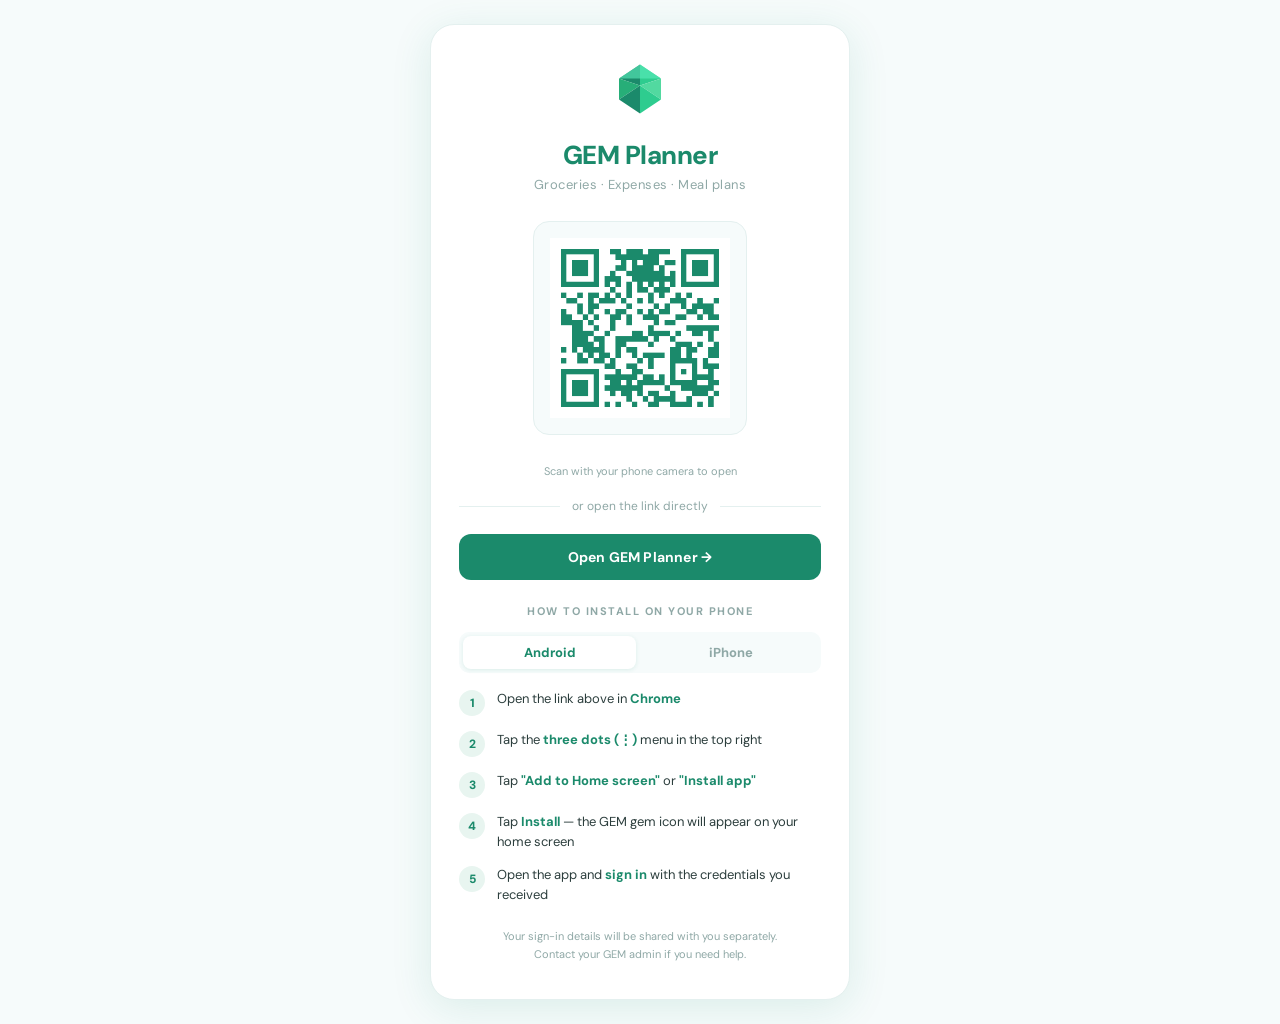
<file: install.html>
<!DOCTYPE html>
<html lang="en">
<head>
<meta charset="UTF-8"/>
<meta name="viewport" content="width=device-width,initial-scale=1"/>
<title>Install GEM Planner</title>
<link href="https://fonts.googleapis.com/css2?family=DM+Sans:wght@400;500;700;800&display=swap" rel="stylesheet"/>
<style>
*{box-sizing:border-box;margin:0;padding:0}
body{font-family:'DM Sans','Segoe UI',sans-serif;background:#F6FBFB;color:#2C3E3D;min-height:100vh;display:flex;align-items:center;justify-content:center;padding:24px}
.card{background:white;border-radius:24px;padding:36px 28px;max-width:420px;width:100%;box-shadow:0 8px 40px rgba(27,138,107,0.12);border:1px solid #E4F0EF;text-align:center}
.gem{margin-bottom:16px}
.app-name{font-size:26px;font-weight:800;color:#1B8A6B;letter-spacing:-0.5px;margin-bottom:4px}
.app-sub{font-size:13px;color:#8FA8A6;margin-bottom:28px;letter-spacing:0.5px}
.qr-wrap{background:#F6FBFB;border-radius:16px;padding:16px;display:inline-block;margin-bottom:24px;border:1px solid #E4F0EF}
.qr-wrap img{width:180px;height:180px;display:block}
.or-divider{display:flex;align-items:center;gap:12px;margin:0 0 20px;color:#8FA8A6;font-size:12px}
.or-divider::before,.or-divider::after{content:'';flex:1;height:1px;background:#E4F0EF}
.app-link{display:block;background:#1B8A6B;color:white;text-decoration:none;border-radius:12px;padding:14px 20px;font-size:14px;font-weight:700;margin-bottom:24px;letter-spacing:0.2px;transition:opacity .2s}
.app-link:active{opacity:.8}
.steps-title{font-size:11px;font-weight:700;letter-spacing:1.5px;text-transform:uppercase;color:#8FA8A6;margin-bottom:14px}
.tabs{display:flex;gap:8px;margin-bottom:16px;background:#F6FBFB;border-radius:10px;padding:4px}
.tab{flex:1;padding:8px;border-radius:8px;font-size:13px;font-weight:700;cursor:pointer;border:none;background:transparent;color:#8FA8A6;transition:all .2s;font-family:inherit}
.tab.active{background:white;color:#1B8A6B;box-shadow:0 1px 4px rgba(27,138,107,0.12)}
.steps{text-align:left}
.step{display:flex;gap:12px;margin-bottom:14px;align-items:flex-start}
.step-num{width:26px;height:26px;border-radius:50%;background:#E8F5F0;color:#1B8A6B;font-size:12px;font-weight:800;display:flex;align-items:center;justify-content:center;flex-shrink:0;margin-top:1px}
.step-text{font-size:13px;line-height:1.5;color:#2C3E3D}
.step-text strong{color:#1B8A6B}
.note{background:#FFF0F3;border-radius:10px;padding:12px 14px;font-size:12px;color:#c4607a;line-height:1.5;margin-top:16px;text-align:left}
.footer{margin-top:24px;font-size:11px;color:#8FA8A6;line-height:1.6}
.hidden{display:none}
</style>
</head>
<body>
<div class="card">

  <!-- Logo -->
  <div class="gem">
    <svg width="56" height="56" viewBox="0 0 64 64">
      <polygon points="32,4 56,20 32,28" fill="#2ECC8F"/>
      <polygon points="32,4 8,20 32,28" fill="#1B8A6B"/>
      <polygon points="8,20 8,44 32,28" fill="#27AE78"/>
      <polygon points="56,20 56,44 32,28" fill="#52D9A0"/>
      <polygon points="8,44 32,60 32,28" fill="#1B8A6B"/>
      <polygon points="56,44 32,60 32,28" fill="#2ECC8F"/>
      <polygon points="32,4 56,20 8,20" fill="#5DEEBC" opacity="0.6"/>
    </svg>
  </div>
  <div class="app-name">GEM Planner</div>
  <div class="app-sub">Groceries · Expenses · Meal plans</div>

  <!-- QR code -->
  <div class="qr-wrap">
    <img src="[data-uri]" alt="Scan to open GEM Planner"/>
  </div>
  <div style="font-size:11px;color:#8FA8A6;margin-bottom:20px">Scan with your phone camera to open</div>

  <!-- Direct link -->
  <div class="or-divider">or open the link directly</div>
  <a class="app-link" href="https://lallix.github.io/gem-planner" target="_blank">
    Open GEM Planner →
  </a>

  <!-- Install instructions -->
  <div class="steps-title">How to install on your phone</div>
  <div class="tabs">
    <button class="tab active" onclick="showTab('android')">Android</button>
    <button class="tab" onclick="showTab('iphone')">iPhone</button>
  </div>

  <div id="tab-android" class="steps">
    <div class="step">
      <div class="step-num">1</div>
      <div class="step-text">Open the link above in <strong>Chrome</strong></div>
    </div>
    <div class="step">
      <div class="step-num">2</div>
      <div class="step-text">Tap the <strong>three dots (⋮)</strong> menu in the top right</div>
    </div>
    <div class="step">
      <div class="step-num">3</div>
      <div class="step-text">Tap <strong>"Add to Home screen"</strong> or <strong>"Install app"</strong></div>
    </div>
    <div class="step">
      <div class="step-num">4</div>
      <div class="step-text">Tap <strong>Install</strong> — the GEM gem icon will appear on your home screen</div>
    </div>
    <div class="step">
      <div class="step-num">5</div>
      <div class="step-text">Open the app and <strong>sign in</strong> with the credentials you received</div>
    </div>
  </div>

  <div id="tab-iphone" class="steps hidden">
    <div class="step">
      <div class="step-num">1</div>
      <div class="step-text">Open the link above in <strong>Safari</strong> (must be Safari, not Chrome)</div>
    </div>
    <div class="step">
      <div class="step-num">2</div>
      <div class="step-text">Tap the <strong>Share button</strong> at the bottom of the screen (the box with an arrow pointing up)</div>
    </div>
    <div class="step">
      <div class="step-num">3</div>
      <div class="step-text">Scroll down and tap <strong>"Add to Home Screen"</strong></div>
    </div>
    <div class="step">
      <div class="step-num">4</div>
      <div class="step-text">Tap <strong>Add</strong> — the GEM gem icon will appear on your home screen</div>
    </div>
    <div class="step">
      <div class="step-num">5</div>
      <div class="step-text">Open the app and <strong>sign in</strong> with the credentials you received</div>
    </div>
    <div class="note">⚠️ On iPhone, you must use Safari — installing from Chrome or other browsers is not supported by Apple.</div>
  </div>

  <div class="footer">
    Your sign-in details will be shared with you separately.<br/>
    Contact your GEM admin if you need help.
  </div>
</div>

<script>
function showTab(tab){
  document.getElementById('tab-android').classList.toggle('hidden', tab!=='android');
  document.getElementById('tab-iphone').classList.toggle('hidden', tab!=='iphone');
  document.querySelectorAll('.tab').forEach((t,i)=>{
    t.classList.toggle('active', (i===0&&tab==='android')||(i===1&&tab==='iphone'));
  });
}
</script>
</body>
</html>
</file>
